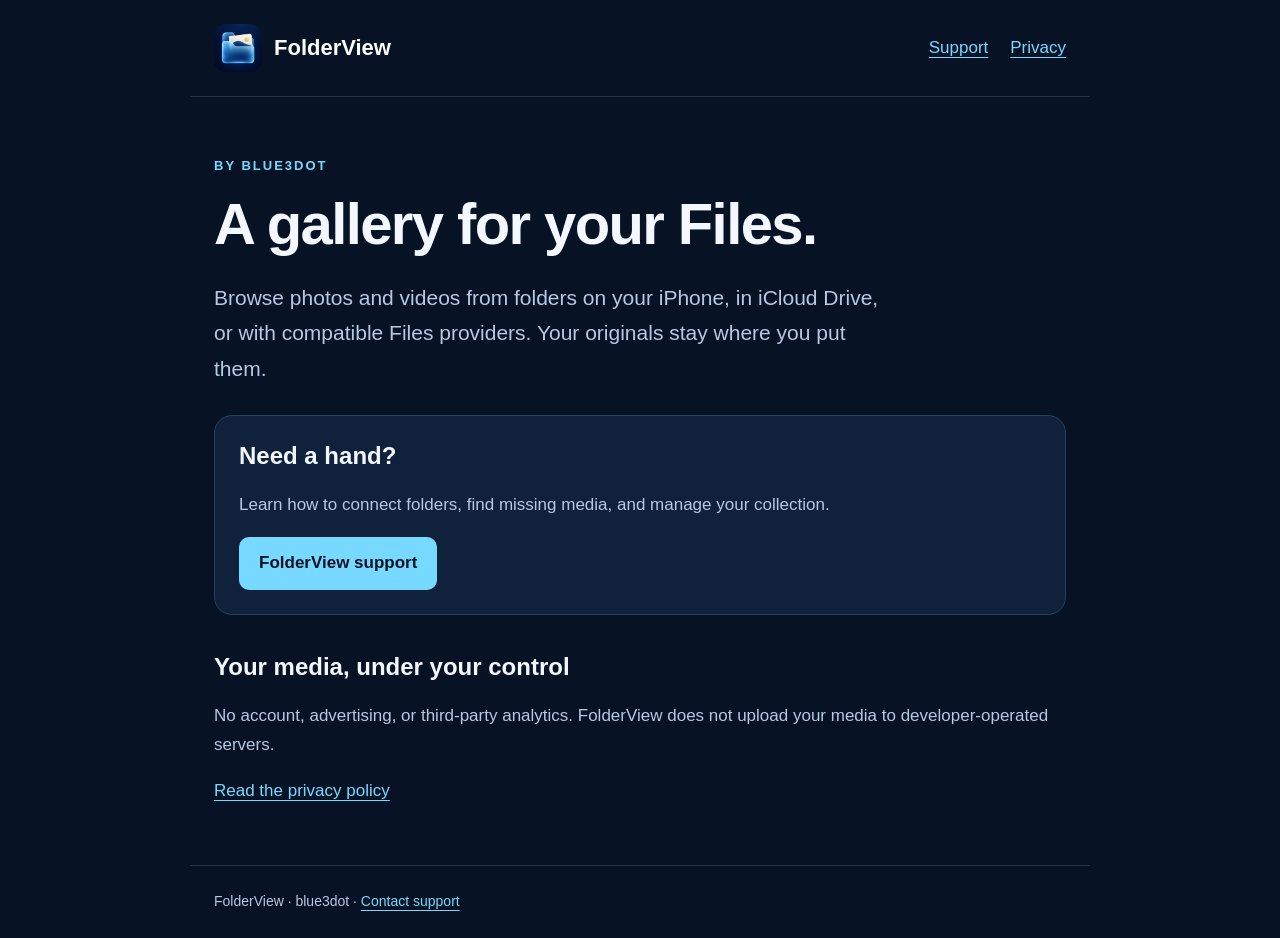
<file: index.html>
<!doctype html><html lang="en"><head><meta charset="utf-8"><meta name="viewport" content="width=device-width,initial-scale=1"><title>FolderView — Support & Privacy</title><meta name="description" content="Help and privacy information for FolderView, the photo and video gallery for folders in Files."><link rel="icon" href="icon.png"><link rel="stylesheet" href="style.css"></head><body><header><a class="brand" href="index.html"><img src="icon.png" alt="">FolderView</a><nav aria-label="Main navigation"><a href="support.html">Support</a><a href="privacy.html">Privacy</a></nav></header><main><span class="eyebrow">By blue3dot</span><h1>A gallery for your Files.</h1><p class="lead">Browse photos and videos from folders on your iPhone, in iCloud Drive, or with compatible Files providers. Your originals stay where you put them.</p><section class="card"><h2>Need a hand?</h2><p>Learn how to connect folders, find missing media, and manage your collection.</p><a class="button" href="support.html">FolderView support</a></section><h2>Your media, under your control</h2><p>No account, advertising, or third-party analytics. FolderView does not upload your media to developer-operated servers.</p><a href="privacy.html">Read the privacy policy</a></main><footer>FolderView · blue3dot · <a href="mailto:manikantareddy.g@outlook.com">Contact support</a></footer></body></html>
</file>
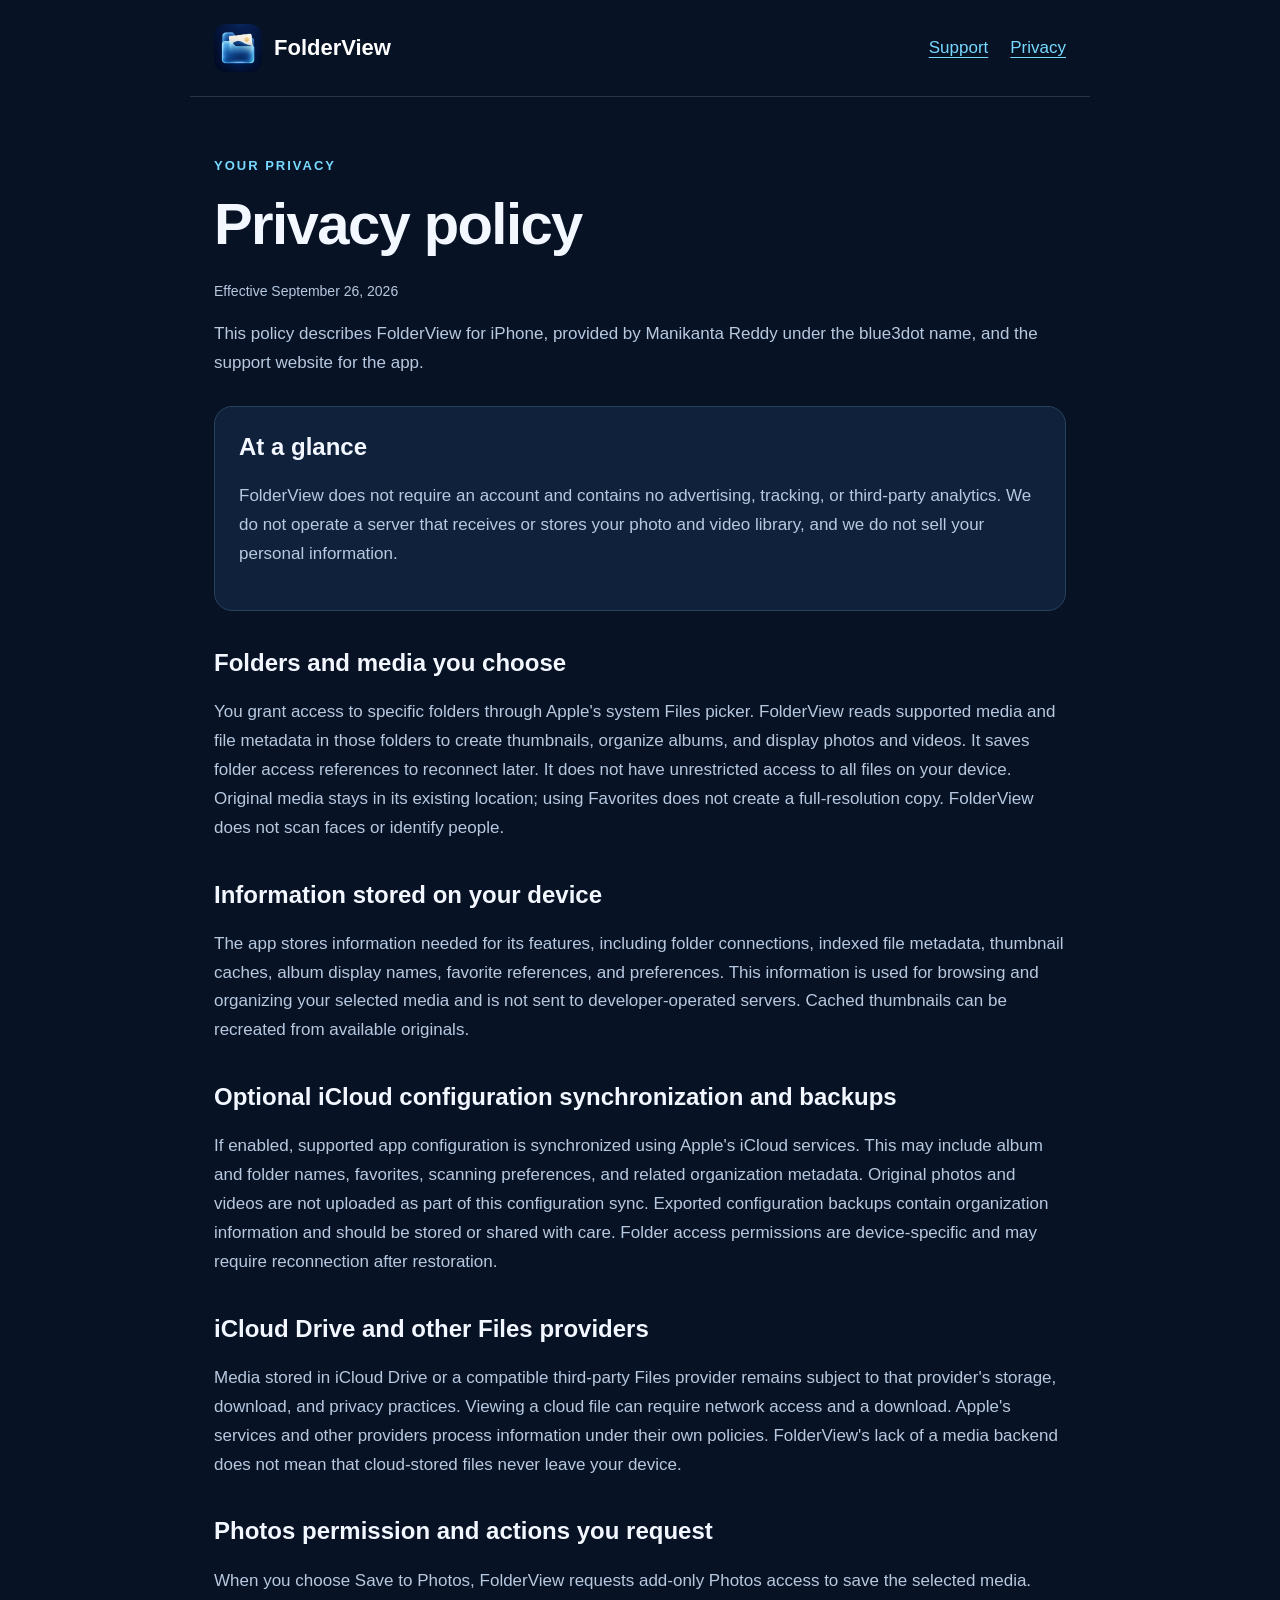
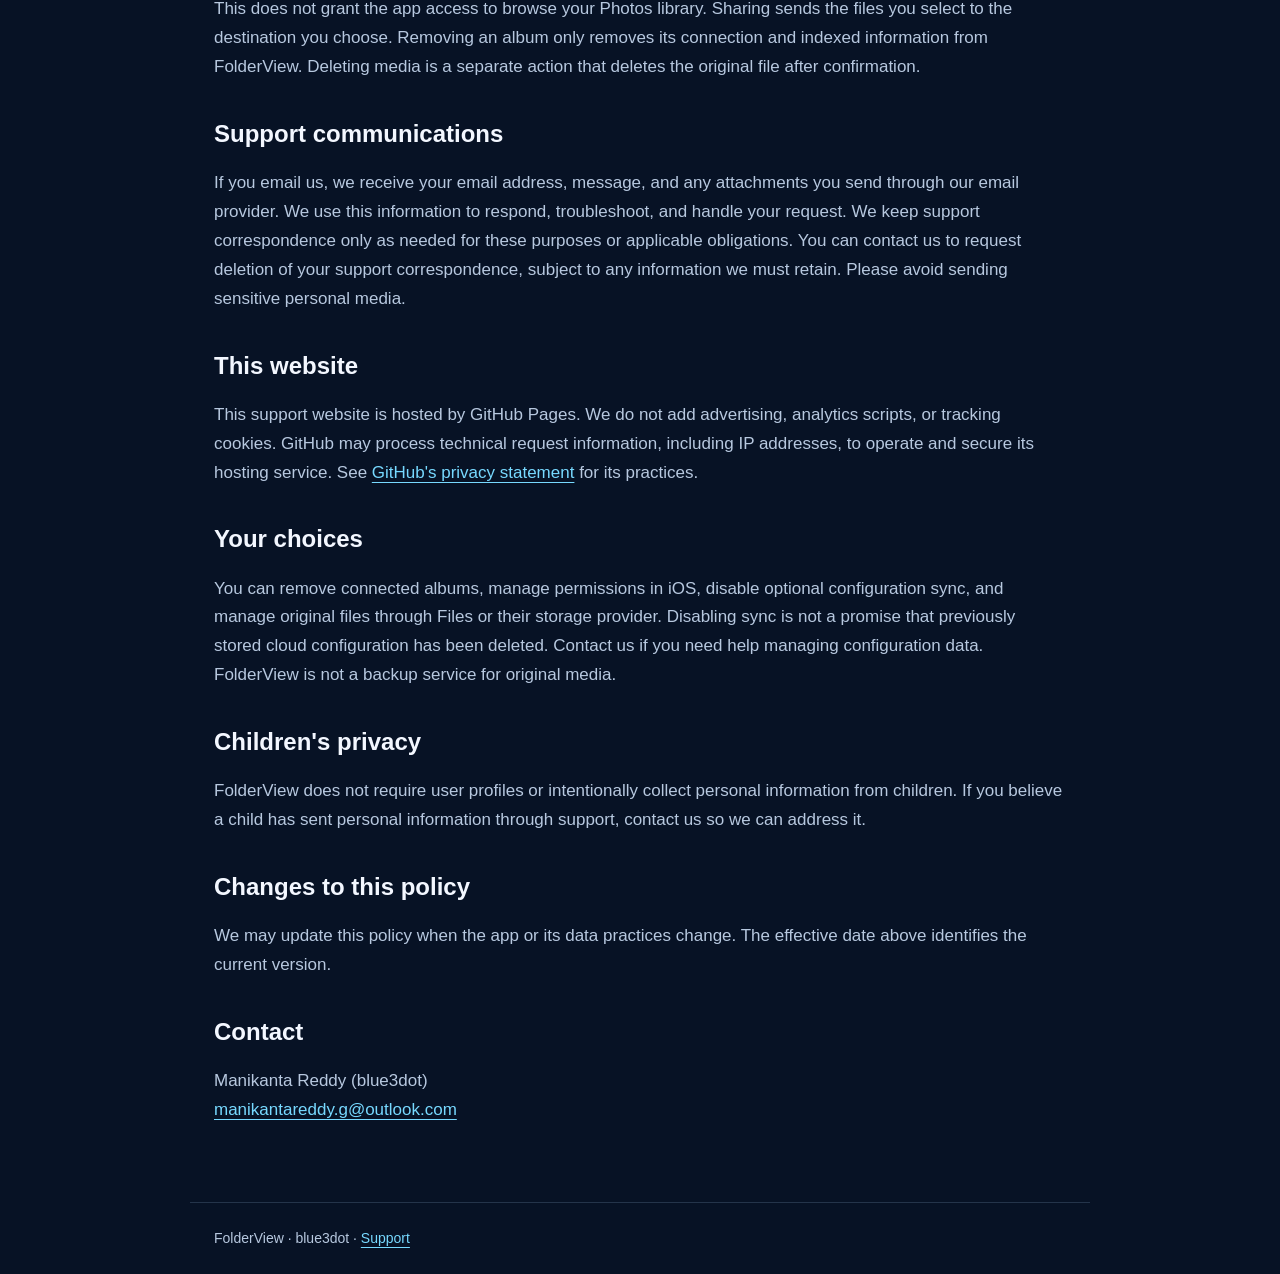
<file: privacy.html>
<!doctype html><html lang="en"><head><meta charset="utf-8"><meta name="viewport" content="width=device-width,initial-scale=1"><title>FolderView Privacy Policy</title><meta name="description" content="How FolderView handles folder access, local data, optional iCloud configuration sync and support communications."><link rel="icon" href="icon.png"><link rel="stylesheet" href="style.css"></head><body><header><a class="brand" href="index.html"><img src="icon.png" alt="">FolderView</a><nav aria-label="Main navigation"><a href="support.html">Support</a><a href="privacy.html" aria-current="page">Privacy</a></nav></header><main><span class="eyebrow">Your privacy</span><h1>Privacy policy</h1><p class="meta">Effective September 26, 2026</p><p>This policy describes FolderView for iPhone, provided by Manikanta Reddy under the blue3dot name, and the support website for the app.</p><section class="card"><h2>At a glance</h2><p>FolderView does not require an account and contains no advertising, tracking, or third-party analytics. We do not operate a server that receives or stores your photo and video library, and we do not sell your personal information.</p></section><h2>Folders and media you choose</h2><p>You grant access to specific folders through Apple's system Files picker. FolderView reads supported media and file metadata in those folders to create thumbnails, organize albums, and display photos and videos. It saves folder access references to reconnect later. It does not have unrestricted access to all files on your device. Original media stays in its existing location; using Favorites does not create a full-resolution copy. FolderView does not scan faces or identify people.</p><h2>Information stored on your device</h2><p>The app stores information needed for its features, including folder connections, indexed file metadata, thumbnail caches, album display names, favorite references, and preferences. This information is used for browsing and organizing your selected media and is not sent to developer-operated servers. Cached thumbnails can be recreated from available originals.</p><h2>Optional iCloud configuration synchronization and backups</h2><p>If enabled, supported app configuration is synchronized using Apple's iCloud services. This may include album and folder names, favorites, scanning preferences, and related organization metadata. Original photos and videos are not uploaded as part of this configuration sync. Exported configuration backups contain organization information and should be stored or shared with care. Folder access permissions are device-specific and may require reconnection after restoration.</p><h2>iCloud Drive and other Files providers</h2><p>Media stored in iCloud Drive or a compatible third-party Files provider remains subject to that provider's storage, download, and privacy practices. Viewing a cloud file can require network access and a download. Apple's services and other providers process information under their own policies. FolderView's lack of a media backend does not mean that cloud-stored files never leave your device.</p><h2>Photos permission and actions you request</h2><p>When you choose Save to Photos, FolderView requests add-only Photos access to save the selected media. This does not grant the app access to browse your Photos library. Sharing sends the files you select to the destination you choose. Removing an album only removes its connection and indexed information from FolderView. Deleting media is a separate action that deletes the original file after confirmation.</p><h2>Support communications</h2><p>If you email us, we receive your email address, message, and any attachments you send through our email provider. We use this information to respond, troubleshoot, and handle your request. We keep support correspondence only as needed for these purposes or applicable obligations. You can contact us to request deletion of your support correspondence, subject to any information we must retain. Please avoid sending sensitive personal media.</p><h2>This website</h2><p>This support website is hosted by GitHub Pages. We do not add advertising, analytics scripts, or tracking cookies. GitHub may process technical request information, including IP addresses, to operate and secure its hosting service. See <a href="https://docs.github.com/en/site-policy/privacy-policies/github-general-privacy-statement">GitHub's privacy statement</a> for its practices.</p><h2>Your choices</h2><p>You can remove connected albums, manage permissions in iOS, disable optional configuration sync, and manage original files through Files or their storage provider. Disabling sync is not a promise that previously stored cloud configuration has been deleted. Contact us if you need help managing configuration data. FolderView is not a backup service for original media.</p><h2>Children's privacy</h2><p>FolderView does not require user profiles or intentionally collect personal information from children. If you believe a child has sent personal information through support, contact us so we can address it.</p><h2>Changes to this policy</h2><p>We may update this policy when the app or its data practices change. The effective date above identifies the current version.</p><h2>Contact</h2><p>Manikanta Reddy (blue3dot)<br><a href="mailto:manikantareddy.g@outlook.com">manikantareddy.g@outlook.com</a></p></main><footer>FolderView · blue3dot · <a href="support.html">Support</a></footer></body></html>
</file>
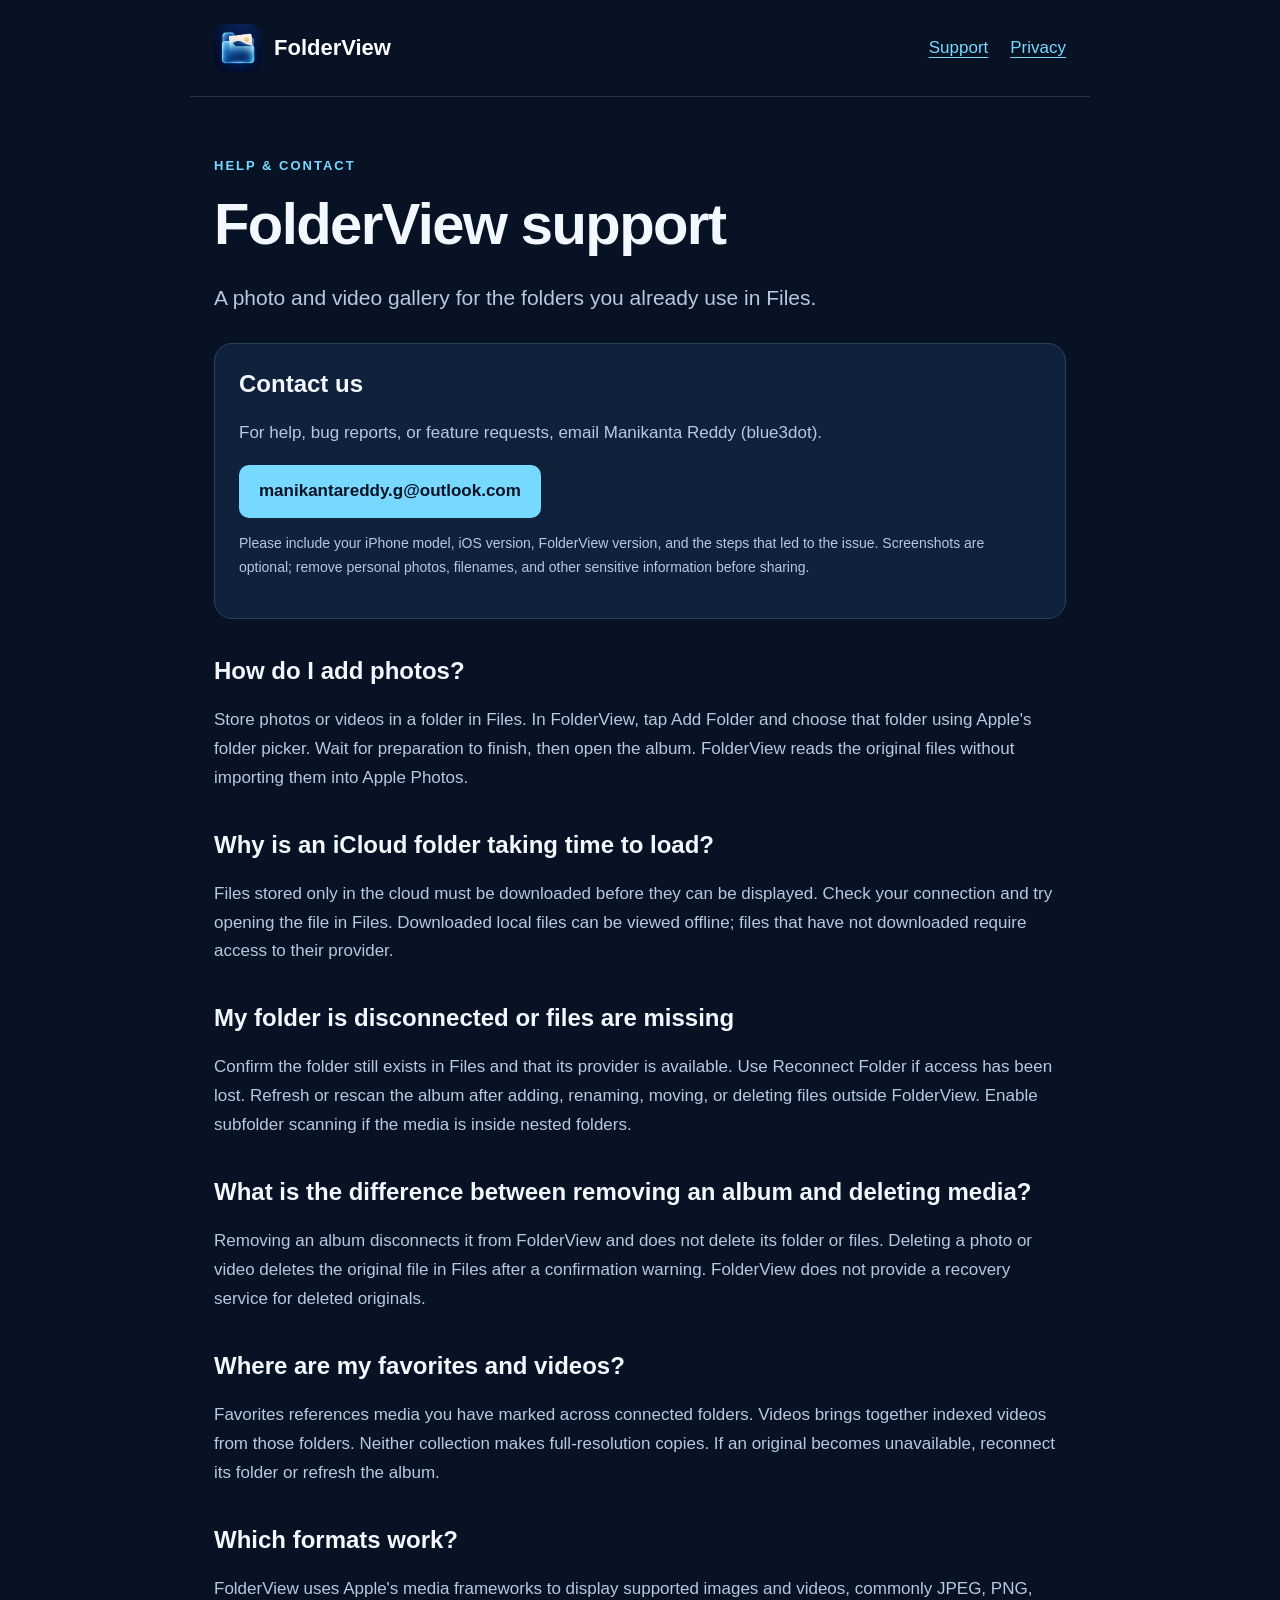
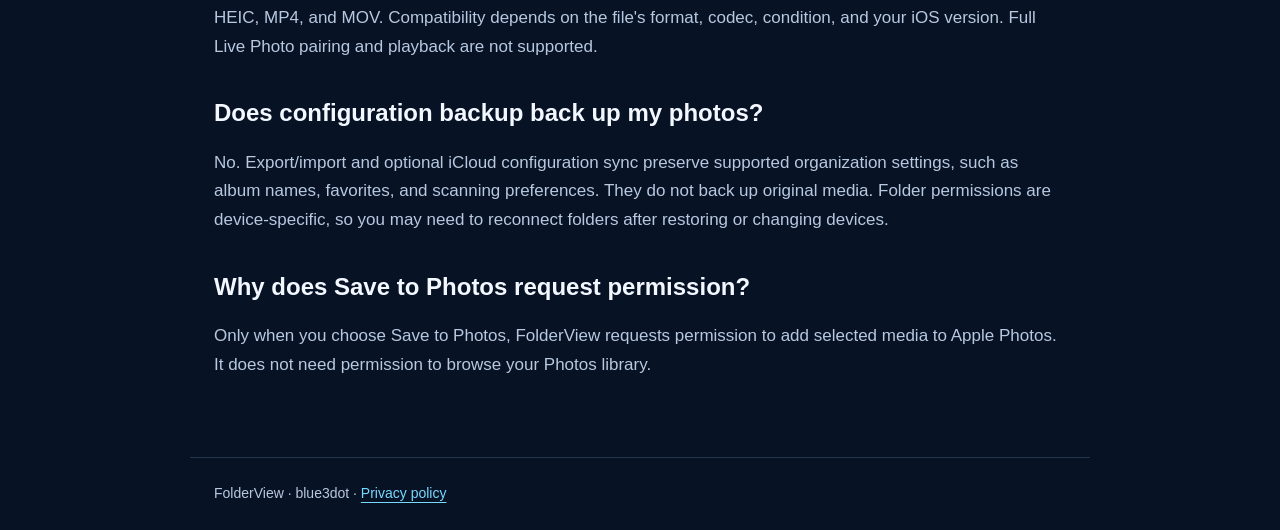
<file: support.html>
<!doctype html><html lang="en"><head><meta charset="utf-8"><meta name="viewport" content="width=device-width,initial-scale=1"><title>FolderView Support</title><meta name="description" content="Get help with FolderView folders, iCloud downloads, favorites, videos and configuration backups."><link rel="icon" href="icon.png"><link rel="stylesheet" href="style.css"></head><body><header><a class="brand" href="index.html"><img src="icon.png" alt="">FolderView</a><nav aria-label="Main navigation"><a href="support.html" aria-current="page">Support</a><a href="privacy.html">Privacy</a></nav></header><main><span class="eyebrow">Help & contact</span><h1>FolderView support</h1><p class="lead">A photo and video gallery for the folders you already use in Files.</p><section class="card"><h2>Contact us</h2><p>For help, bug reports, or feature requests, email Manikanta Reddy (blue3dot).</p><a class="button" href="mailto:manikantareddy.g@outlook.com">manikantareddy.g@outlook.com</a><p class="meta">Please include your iPhone model, iOS version, FolderView version, and the steps that led to the issue. Screenshots are optional; remove personal photos, filenames, and other sensitive information before sharing.</p></section><h2>How do I add photos?</h2><p>Store photos or videos in a folder in Files. In FolderView, tap Add Folder and choose that folder using Apple's folder picker. Wait for preparation to finish, then open the album. FolderView reads the original files without importing them into Apple Photos.</p><h2>Why is an iCloud folder taking time to load?</h2><p>Files stored only in the cloud must be downloaded before they can be displayed. Check your connection and try opening the file in Files. Downloaded local files can be viewed offline; files that have not downloaded require access to their provider.</p><h2>My folder is disconnected or files are missing</h2><p>Confirm the folder still exists in Files and that its provider is available. Use Reconnect Folder if access has been lost. Refresh or rescan the album after adding, renaming, moving, or deleting files outside FolderView. Enable subfolder scanning if the media is inside nested folders.</p><h2>What is the difference between removing an album and deleting media?</h2><p>Removing an album disconnects it from FolderView and does not delete its folder or files. Deleting a photo or video deletes the original file in Files after a confirmation warning. FolderView does not provide a recovery service for deleted originals.</p><h2>Where are my favorites and videos?</h2><p>Favorites references media you have marked across connected folders. Videos brings together indexed videos from those folders. Neither collection makes full-resolution copies. If an original becomes unavailable, reconnect its folder or refresh the album.</p><h2>Which formats work?</h2><p>FolderView uses Apple's media frameworks to display supported images and videos, commonly JPEG, PNG, HEIC, MP4, and MOV. Compatibility depends on the file's format, codec, condition, and your iOS version. Full Live Photo pairing and playback are not supported.</p><h2>Does configuration backup back up my photos?</h2><p>No. Export/import and optional iCloud configuration sync preserve supported organization settings, such as album names, favorites, and scanning preferences. They do not back up original media. Folder permissions are device-specific, so you may need to reconnect folders after restoring or changing devices.</p><h2>Why does Save to Photos request permission?</h2><p>Only when you choose Save to Photos, FolderView requests permission to add selected media to Apple Photos. It does not need permission to browse your Photos library.</p></main><footer>FolderView · blue3dot · <a href="privacy.html">Privacy policy</a></footer></body></html>
</file>
<file: style.css>
:root{color-scheme:dark;--bg:#071225;--panel:#10213b;--ink:#f3f7ff;--muted:#b7c8df;--blue:#77d9ff}*{box-sizing:border-box}body{margin:0;background:var(--bg);color:var(--ink);font:17px/1.7 -apple-system,BlinkMacSystemFont,"Segoe UI",sans-serif}a{color:var(--blue);text-underline-offset:4px}header,main,footer{max-width:900px;margin:auto;padding:24px}header{display:flex;align-items:center;justify-content:space-between;gap:20px;border-bottom:1px solid #24344a}.brand{display:flex;align-items:center;gap:12px;color:white;text-decoration:none;font-weight:750;font-size:22px}.brand img{width:48px;height:48px;border-radius:12px}nav{display:flex;gap:22px}main{padding-top:54px;padding-bottom:60px}h1{font-size:clamp(36px,7vw,58px);line-height:1.1;letter-spacing:-1.6px;margin:12px 0 24px}h2{font-size:24px;line-height:1.3;margin-top:36px}p,li{color:var(--muted)}.eyebrow{color:var(--blue);font-size:13px;letter-spacing:2px;text-transform:uppercase;font-weight:700}.lead{font-size:21px;max-width:680px}.card{background:var(--panel);border:1px solid #29425c;border-radius:18px;padding:24px;margin:28px 0}.card h2{margin-top:0}.button{display:inline-block;padding:12px 20px;background:var(--blue);color:#071225;border-radius:10px;font-weight:700;text-decoration:none;overflow-wrap:anywhere}footer{border-top:1px solid #24344a;color:var(--muted);font-size:14px}.meta{font-size:14px}a:focus-visible{outline:3px solid white;outline-offset:5px}@media(max-width:520px){header{align-items:flex-start;flex-direction:column}nav{gap:20px}.card{padding:20px}main{padding-top:36px}}
</file>
